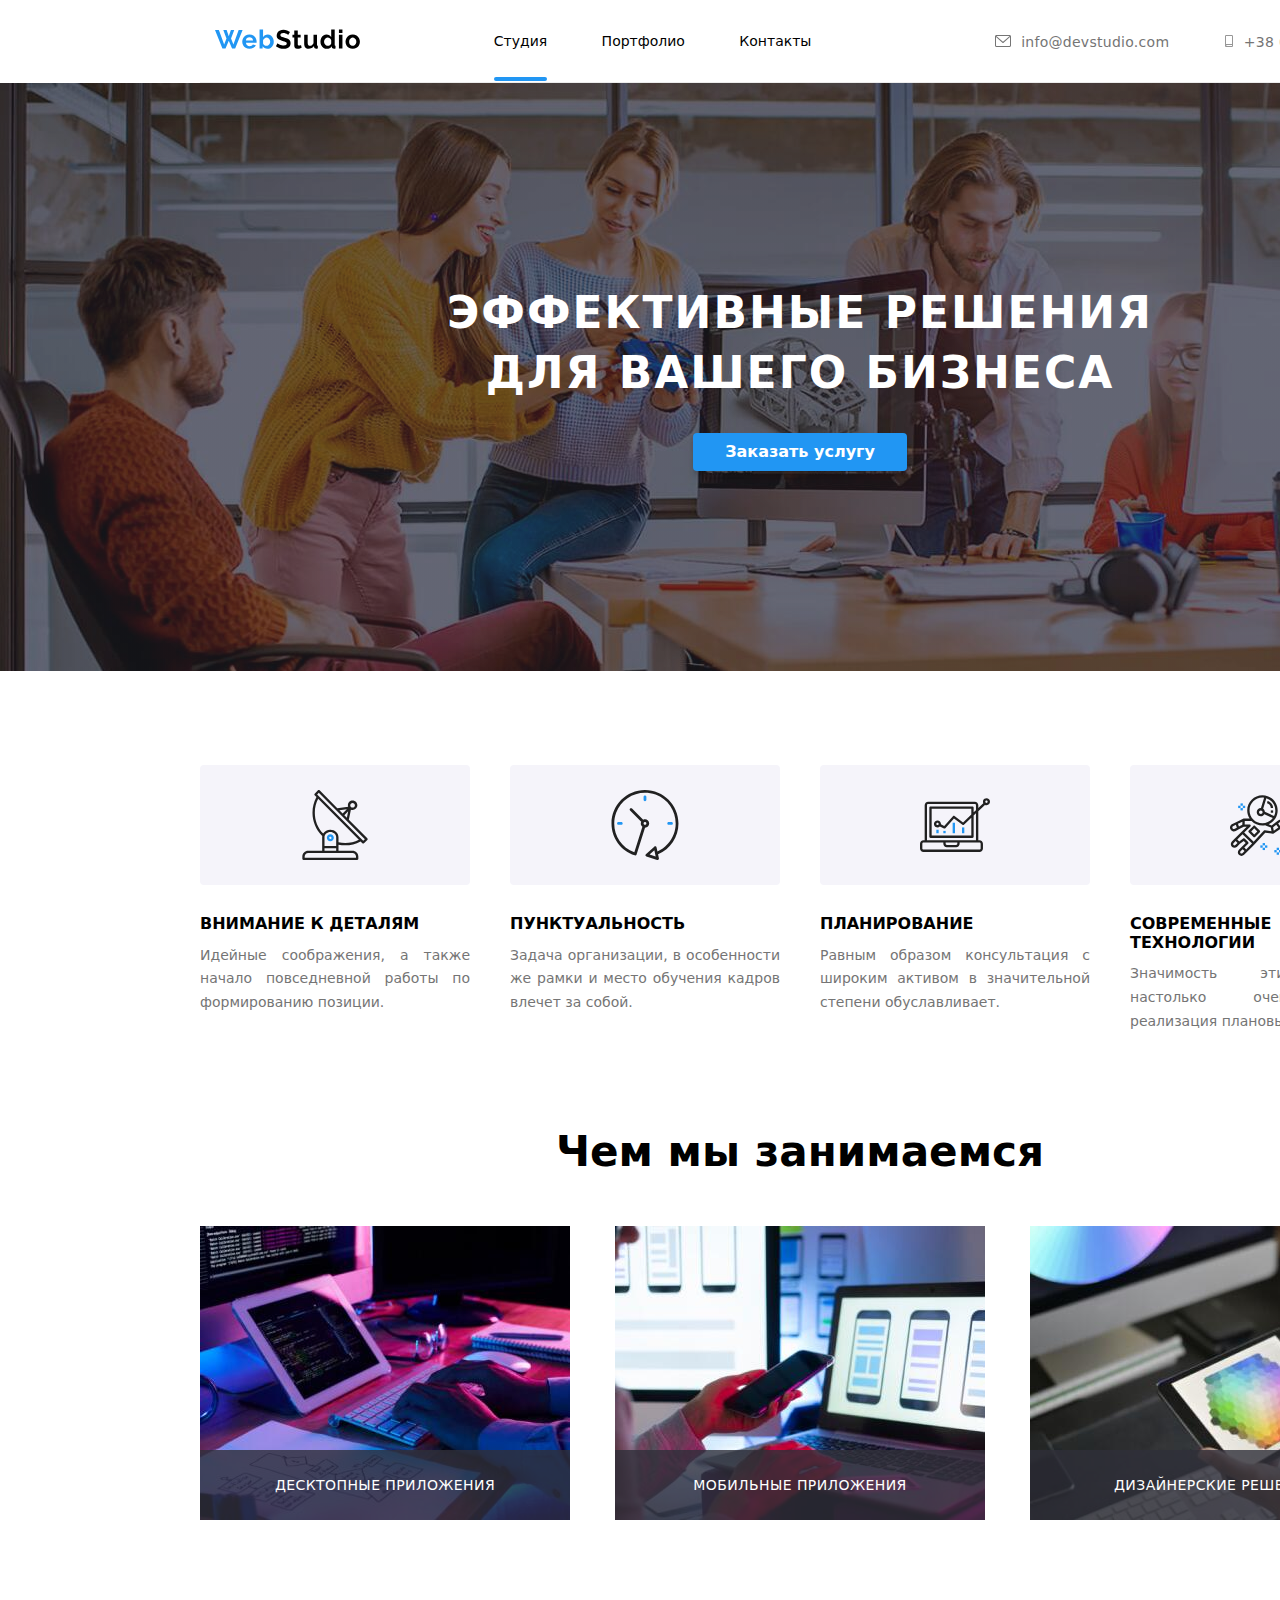
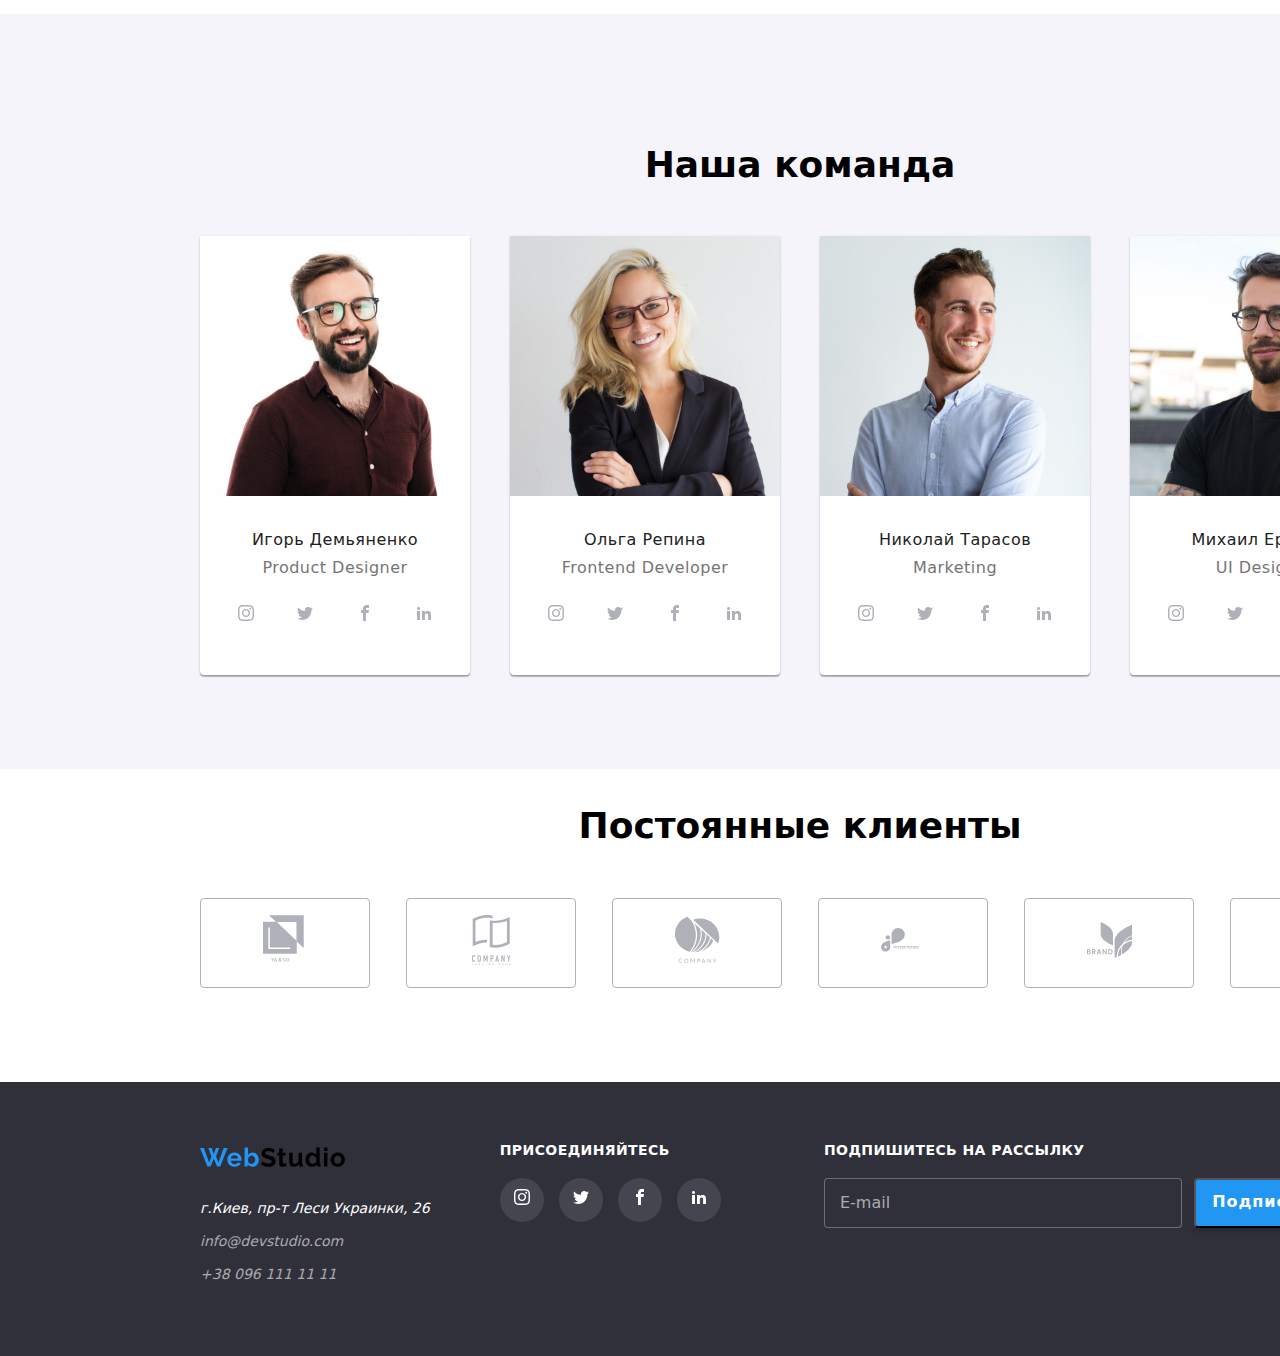
<file: index.html>
<!DOCTYPE html>
<html lang="ru">

<head>
  <meta charset="utf-8" />
  <title>WebStudio</title>
  <link rel="stylesheet"
    href="https://cdnjs.cloudflare.com/ajax/libs/modern-normalize/1.0.0/modern-normalize.min.css" />
  <link rel="stylesheet" href="./CSS/styles.css">
</head>

<body>
  <header class="header">
    <div class="header-conteiner main-width">
      <a href="index.html">
        <svg width="145" height="31">
          <use href="./Images/sprites.svg#logo"></use>
        </svg></a>
      <nav class="nav">
        <a class="nav-1" href="index.html">студия</a>
        <a href="portfolio.html">портфолио</a>
        <a href="">контакты</a>
      </nav>
      <address class="address">
        <a href="mailto:info@devstudio.com">
          <svg class="icon-envelope" width="16" height="12">
            <use href="./Images/sprites.svg#envelope"></use>
          </svg>info@devstudio.com</a>
        <a href="tel:+380961111111">
          <svg class="icon-envelope" width="10" height="12">
            <use href="./Images/sprites.svg#smartphone"></use>
          </svg>+38 096 111 11 11</a>
      </address>
    </div>
  </header>
  <main>
    <section class="hero">
      <div class="main-width">
        <h1> ЭФФЕКТИВНЫЕ РЕШЕНИЯ<br />ДЛЯ ВАШЕГО БИЗНЕСА</h1>
        <button type="button" class="button" data-modal-open>Заказать услугу</button>
      </div>
    </section>
    <section class="futures">
      <div class="futures-conteiner main-width">
        <h2>Особенности</h2>
        <ul class="f-conteiner">
          <li>
            <div class="icon-futures">
              <svg class="icon-f" width="70" height="70">
                <use href="./Images/sprites.svg#icon-antenna"></use>
              </svg>
            </div>
            <p>Внимание к деталям</p> <span>Идейные соображения, а также начало повседневной работы по формированию
              позиции.</span>
          </li>
          <li>
            <div class="icon-futures">
              <svg class="icon-f" width="70" height="70">
                <use href="./Images/sprites.svg#icon-clock"></use>
              </svg>
            </div>
            <p>Пунктуальность</p><span>Задача организации, в особенности же рамки
              и место обучения кадров влечет за собой.</span>
          </li>
          <li>
            <div class="icon-futures">
              <svg class="icon-f" width="70" height="70">
                <use href="./Images/sprites.svg#icon-diagram"></use>
              </svg>
            </div>
            <p>Планирование</p><span>Равным образом консультация с широким активом
              в значительной степени обуславливает.</span>
          </li>
          <li>
            <div class="icon-futures">
              <svg class="icon-f" width="70" height="70">
                <use href="./Images/sprites.svg#icon-astronaut"></use>
              </svg>
            </div>
            <p>Современные технологии</p><span>Значимость этих проблем настолько
              очевидна, что реализация плановых заданий.</span>
          </li>
        </ul>
      </div>
      <div class="what-we-do main-width">
        <h3>Чем мы занимаемся</h3>
        <ul class="w-container">
          <li>
            <img src="./Images/future-1.jpg" alt="Работы за компьютером" />
            <div class="img-footer">десктопные приложения</div>
          </li>
          <li>
            <img src="./Images/future-2.jpg" alt="Телефон в руках на фоне компьютера" />
            <div class="img-footer">мобильные приложения</div>
          </li>
          <li>
            <img src="./Images/future-3.jpg" alt="Цветовая палитра на планшете" />
            <div class="img-footer">дизайнерские решения</div>
          </li>
        </ul>
      </div>
    </section>
    <section class="team">
      <div class="team-conteiner main-width">
        <h3>Наша команда</h3>
        <ul class="t-container">
          <li>
            <figure>
              <img src="./Images/product.jpg" alt="Игорь Демьяненко" width="270" height="260" />
              <figcaption>
                <p>Игорь Демьяненко</p>Product Designer
                <span class="icon-social">
                  <button>
                    <svg width="16" height="16">
                      <use href="./Images/sprites.svg#icon-instagram"></use>
                    </svg>
                  </button>
                  <button>
                    <svg width="16" height="16">
                      <use href="./Images/sprites.svg#icon-twitter"></use>
                    </svg>
                  </button>
                  <button>
                    <svg width="16" height="16">
                      <use href="./Images/sprites.svg#icon-facebook"></use>
                    </svg>
                  </button>
                  <button>
                    <svg width="16" height="16">
                      <use href="./Images/sprites.svg#icon-linkedin"></use>
                    </svg>
                  </button>
                </span>
              </figcaption>
            </figure>
          </li>
          <li>
            <figure>
              <img src="./Images/frontend.jpg" alt="Ольга Репина" width="270" height="260" />
              <figcaption>
                <p>Ольга Репина</p>Frontend Developer
                <span class="icon-social">
                  <button>
                    <svg width="16" height="16">
                      <use href="./Images/sprites.svg#icon-instagram"></use>
                    </svg>
                  </button>
                  <button>
                    <svg width="16" height="16">
                      <use href="./Images/sprites.svg#icon-twitter"></use>
                    </svg>
                  </button>
                  <button>
                    <svg width="16" height="16">
                      <use href="./Images/sprites.svg#icon-facebook"></use>
                    </svg>
                  </button>
                  <button>
                    <svg width="16" height="16">
                      <use href="./Images/sprites.svg#icon-linkedin"></use>
                    </svg>
                  </button>
                </span>
              </figcaption>
            </figure>
          </li>
          <li>
            <figure>
              <img src="./Images/Marketing.jpg" alt="Николай Тарасов" width="270" height="260" />
              <figcaption>
                <p>Николай Тарасов</p>Marketing
                <span class="icon-social">
                  <button>
                    <svg width="16" height="16">
                      <use href="./Images/sprites.svg#icon-instagram"></use>
                    </svg>
                  </button>
                  <button>
                    <svg width="16" height="16">
                      <use href="./Images/sprites.svg#icon-twitter"></use>
                    </svg>
                  </button>
                  <button>
                    <svg width="16" height="16">
                      <use href="./Images/sprites.svg#icon-facebook"></use>
                    </svg>
                  </button>
                  <button>
                    <svg width="16" height="16">
                      <use href="./Images/sprites.svg#icon-linkedin"></use>
                    </svg>
                  </button>
                </span>
              </figcaption>
            </figure>
          </li>
          <li>
            <figure>
              <img src="./Images/UI.jpg" alt="Михаил Ермаков" width="270" height="260" />
              <figcaption>
                <p>Михаил Ермаков</p>UI Designer
                <span class="icon-social">
                  <button>
                    <svg width="16" height="16">
                      <use href="./Images/sprites.svg#icon-instagram"></use>
                    </svg>
                  </button>
                  <button>
                    <svg width="16" height="16">
                      <use href="./Images/sprites.svg#icon-twitter"></use>
                    </svg>
                  </button>
                  <button>
                    <svg width="16" height="16">
                      <use href="./Images/sprites.svg#icon-facebook"></use>
                    </svg>
                  </button>
                  <button>
                    <svg width="16" height="16">
                      <use href="./Images/sprites.svg#icon-linkedin"></use>
                    </svg>
                  </button>
                </span>
              </figcaption>
            </figure>
          </li>
        </ul>
      </div>
    </section>
    <section class="regular-customers">
      <div class="r-customer main-width">
        <h3>Постоянные клиенты</h3>
        <ul class="r-container">
          <li>
            <button>
              <svg width="45" height="50">
                <use href="./Images/sprites.svg#icon-client-1"></use>
              </svg>
            </button>
          </li>
          <li>
            <button>
              <svg width="45" height="50">
                <use href="./Images/sprites.svg#icon-client-2"></use>
              </svg>
            </button>
          </li>
          <li>
            <button>
              <svg width="45" height="50">
                <use href="./Images/sprites.svg#icon-client-3"></use>
              </svg>
            </button>
          </li>
          <li>
            <button>
              <svg width="45" height="50">
                <use href="./Images/sprites.svg#icon-client-4"></use>
              </svg>
            </button>
          </li>
          <li>
            <button>
              <svg width="45" height="50">
                <use href="./Images/sprites.svg#icon-client-5"></use>
              </svg>
            </button>
          </li>
          <li>
            <button>
              <svg width="45" height="50">
                <use href="./Images/sprites.svg#icon-client-6"></use>
              </svg>
            </button>
          </li>
        </ul>
      </div>
    </section>
  </main>
  <footer class="footer">
    <div class="footer-conteiner main-width">
      <ul>
        <li>
          <a href="index.html"><svg class="footer-loggo" width="145" height="31">
              <use href="./Images/sprites.svg#logo"></use>
            </svg>
          </a>
          <address class="footer-address">
            <span>г.Киев, пр-т Леси Украинки, 26 </span> <br>
            <a href="mailto:info@devstudio.com">info@devstudio.com</a> <br>
            <a href="tel:+380961111111">+38 096 111 11 11</a>
          </address>
        </li>
        <li>
          <p>присоединяйтесь</p>
          <span class="icon-social-address">
            <button>
              <svg width="16" height="16">
                <use href="./Images/sprites.svg#icon-instagram"></use>
              </svg>
            </button>
            <button>
              <svg width="16" height="16">
                <use href="./Images/sprites.svg#icon-twitter"></use>
              </svg>
            </button>
            <button>
              <svg width="16" height="16">
                <use href="./Images/sprites.svg#icon-facebook"></use>
              </svg>
            </button>
            <button>
              <svg width="16" height="16">
                <use href="./Images/sprites.svg#icon-linkedin"></use>
              </svg>
            </button>
          </span>
        </li>
        <li>
          <form class="subscription">
            <label for="mail">
              <p>подпишитесь на рассылку</p>
            </label>
            <div>
              <input type="email" name="email" id="mail" placeholder="E-mail">
              <button type="button">Подписаться
                <!-- <svg width="24" height="24">
                <use href="./Images/sprites.svg#icon-send"></use>
              </svg> -->
              </button>
            </div>
          </form>
        </li>
      </ul>
    </div>
  </footer>
  <div class="backdrop is-hidden" data-modal>
    <form class="modal">
      <button type="button" data-modal-close class="modal-close">
        <svg width="30" height="30">
          <use href="./Images/sprites.svg#icon-cross"></use>
        </svg>
      </button>
      <div class="modal-content">
        <div class="modal-header">
          Оставьте свои данные, мы вам перезвоним</div>

        <label class="modal-field">
          <span class="modal-label">Имя</span>
          <input type="name" name="name" id="name">
          <span class="modal-icon"><svg width="18" height="18">
              <use href="./Images/sprites.svg#person"></use>
            </svg></span>
        </label>

        <label class="modal-field">
          <span class="modal-label">Телефон</span>
          <input type="tel" name="tel" id="tel">
          <span class="modal-icon"><svg width="18" height="18">
              <use href="./Images/sprites.svg#phone"></use>
            </svg></span></label>
        <label class="modal-field">
          <span class="modal-label">Почта</span>
          <input type="email" name="email" id="email">
          <span class="modal-icon"><svg width="18" height="18">
              <use href="./Images/sprites.svg#mail"></use>
            </svg></span>
        </label>


        <label class="modal-field">
          <span class="modal-label">Комментарий</span>
          <textarea name="comment" id="comment" placeholder="Введите текст"></textarea>
        </label>

        <label class="modal-accept">
          <input class="modal-checkbox" type="checkbox" name="accept"><span class="accept-icon"></span>
          Соглашаюсь с рассылкой и
          принимаю <a href="http://"> Условия договора</a></label>

        <input type="submit" value="Отправить" class="modal-submit">
      </div>
    </form>
  </div>
  <script src="./js/modal.js"></script>
</body>

</html>
</file>
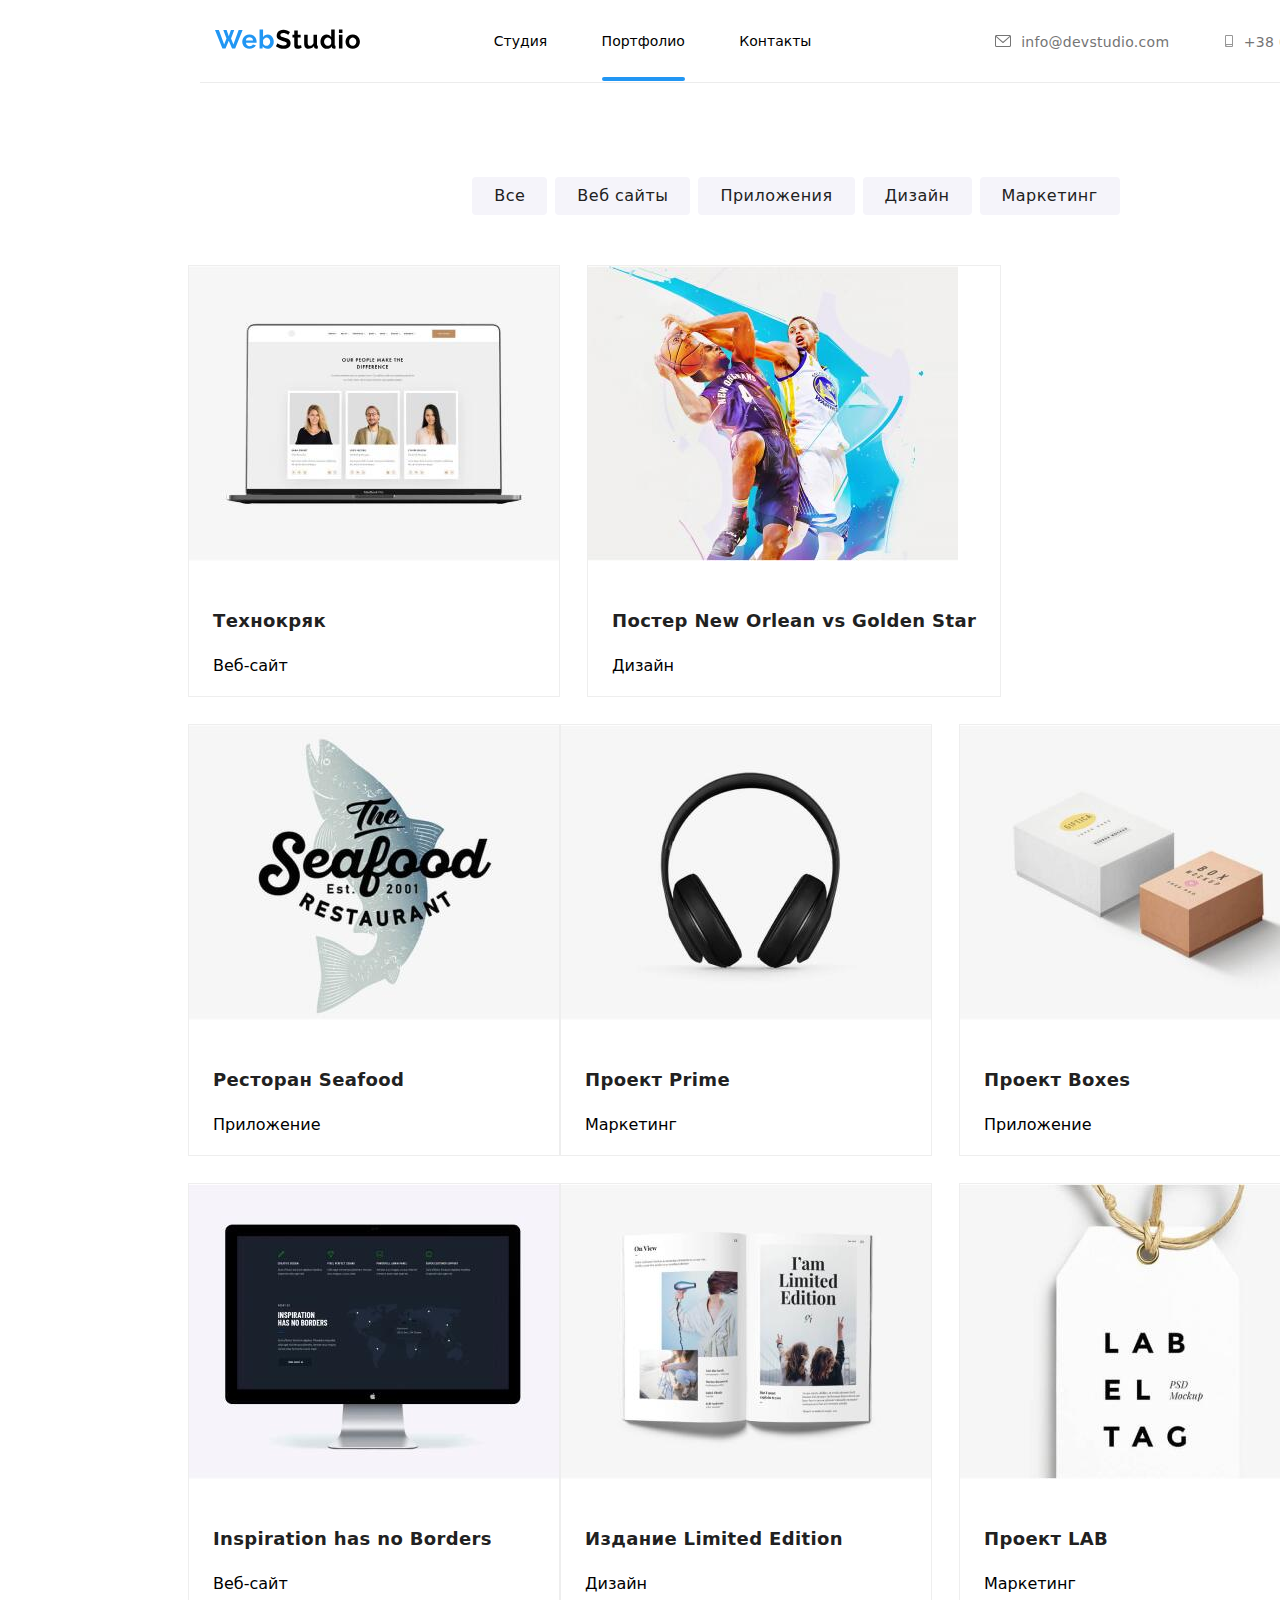
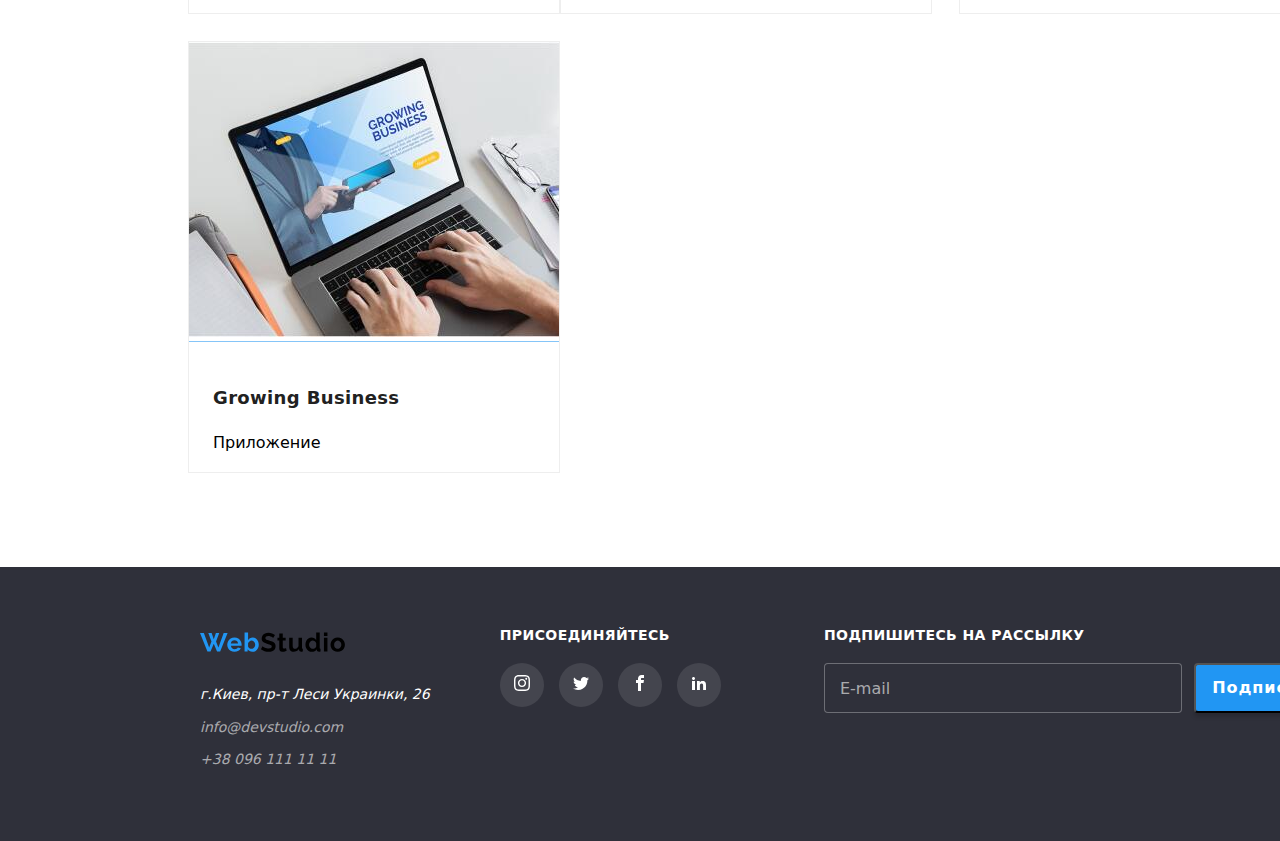
<file: portfolio.html>
<!DOCTYPE html>
<html lang="ru">

<head>
    <meta charset="utf-8" />
    <title>WebStudio</title>
    <link rel="stylesheet"
        href="https://cdnjs.cloudflare.com/ajax/libs/modern-normalize/1.0.0/modern-normalize.min.css" />
    <link rel="stylesheet" href="./CSS/styles.css" />
</head>

<body>
    <header class="header">
        <div class="header-conteiner main-width">
            <a href="index.html">
                <svg width="145" height="31">
                    <use href="./Images/sprites.svg#logo"></use>
                </svg></a>
            <nav class="nav">
                <a href="index.html">студия</a>
                <a class="nav-1" href="portfolio.html">портфолио</a>
                <a href="">контакты</a>
            </nav>
            <address class="address">
                <a href="mailto:info@devstudio.com">
                    <svg class="icon-envelope" width="16" height="12">
                        <use href="./Images/sprites.svg#envelope"></use>
                    </svg>info@devstudio.com</a>
                <a href="tel:+380961111111">
                    <svg class="icon-envelope" width="10" height="12">
                        <use href="./Images/sprites.svg#smartphone"></use>
                    </svg>+38 096 111 11 11</a>
            </address>
        </div>
    </header>
    <section>
        <div class="portfolio-conteiner main-width">
            <ul class="filter">
                <li>
                    <button class="all">Все</button>
                </li>
                <li>
                    <button class="web">Веб сайты</button>
                </li>
                <li>
                    <button class="app">Приложения</button>
                </li>
                <li>
                    <button class="design">Дизайн</button>
                </li>
                <li>
                    <button class="marketing">Маркетинг</button>
                </li>
            </ul>
            <ul class="portfolio">
                <li>
                    <figure>
                        <div class="portfolio-img">
                            <div class="copleted-work">Технокряк это современная площадка распространения коронавируса.
                                Компании используют эту платформу для цифрового
                                шпионажа и атак на защищённые сервера конкурентов.</div>
                            <img src="./Images/technoCrak.jpg" alt="Технокряк" width="370" />
                        </div>
                        <figcaption>
                            <p>Технокряк</p>
                            Веб-сайт
                        </figcaption>
                    </figure>
                </li>
                <li>
                    <figure>
                        <div class="portfolio-img">
                            <div class="copleted-work">New Orlean vs Golden Star - игра на выживание</div>
                            <img src="./Images/newOrlean.jpg" alt="Постер" width="370" />
                        </div>

                        <figcaption>
                            <p>Постер New Orlean vs Golden Star</p>
                            Дизайн
                        </figcaption>
                    </figure>
                </li>
                <li>
                    <figure>
                        <div class="portfolio-img">
                            <div class="copleted-work">Ресторан Seafood - мы готовим, Вы смотрите.</div>
                            <img src="./Images/seafood.jpg" alt="Ресторан" width="370" />
                        </div>

                        <figcaption>
                            <p>Ресторан Seafood</p>
                            Приложение
                        </figcaption>
                    </figure>
                </li>
                <li>
                    <figure>
                        <div class="portfolio-img">
                            <div class="copleted-work">Проект Prime - правда, которую Вы хотели услышать.</div>
                            <img src="./Images/prime.jpg" alt="Prime" width="370" />
                        </div>

                        <figcaption>
                            <p>Проект Prime</p>
                            Маркетинг
                        </figcaption>
                    </figure>
                </li>
                <li>
                    <figure>
                        <div class="portfolio-img">
                            <div class="copleted-work">Проект Boxes: наши коробочки - Ваши тайны.</div>
                            <img src="./Images/boxes.jpg" alt="Boxes" width="370" />
                        </div>

                        <figcaption>
                            <p>Проект Boxes</p>
                            Приложение
                        </figcaption>
                    </figure>
                </li>
                <li>
                    <figure>
                        <div class="portfolio-img">
                            <div class="copleted-work">Inspiration has no Borders - найдём все, когда у вас творческий
                                кризис.</div>
                            <img src="./Images/noBorders.jpg" alt="Inspiration" width="370" />
                        </div>

                        <figcaption>
                            <p>Inspiration has no Borders</p>
                            Веб-сайт
                        </figcaption>
                    </figure>
                </li>
                <li>
                    <figure>
                        <div class="portfolio-img">
                            <div class="copleted-work">Издание Limited Edition - только для Вас и ещё вон того чувака.
                            </div>
                            <img src="./Images/limitedEdition.jpg" alt="Limited" width="370" />
                        </div>

                        <figcaption>
                            <p>Издание Limited Edition</p>
                            Дизайн
                        </figcaption>
                    </figure>
                </li>
                <li>
                    <figure>
                        <div class="portfolio-img">
                            <div class="copleted-work"><img src="./Images/the-x-files.jpg" alt="Lab" width="320" />
                            </div>
                            <img src="./Images/lab.jpg" alt="Lab" width="370" />
                        </div>
                        <figcaption>
                            <p>Проект LAB</p>
                            Маркетинг
                        </figcaption>
                    </figure>
                </li>
                <li>
                    <figure>
                        <div class="portfolio-img">
                            <div class="copleted-work">У Нас самые лучшие дрожжи!!!
                            </div>
                            <img src="./Images/growingUp.jpg" alt="Growing" width="370" />
                        </div>

                        <figcaption>
                            <p>Growing Business</p>
                            Приложение
                        </figcaption>
                    </figure>
                </li>
            </ul>
        </div>
        <footer class="footer">
            <div class="footer-conteiner main-width">
                <ul>
                    <li><a href="index.html"><svg width="145" height="31">
                                <use href="./Images/sprites.svg#logo"></use>
                            </svg>
                        </a>
                        <address class="footer-address">
                            <span>г.Киев, пр-т Леси Украинки, 26 </span> <br>
                            <a href="mailto:info@devstudio.com">info@devstudio.com</a> <br>
                            <a href="tel:+380961111111">+38 096 111 11 11</a>
                        </address>
                    </li>
                    <li>
                        <p>присоединяйтесь</p>
                        <span class="icon-social-address">
                            <button>
                                <svg width="16" height="16">
                                    <use href="./Images/sprites.svg#icon-instagram"></use>
                                </svg>
                            </button>
                            <button>
                                <svg width="16" height="16">
                                    <use href="./Images/sprites.svg#icon-twitter"></use>
                                </svg>
                            </button>
                            <button>
                                <svg width="16" height="16">
                                    <use href="./Images/sprites.svg#icon-facebook"></use>
                                </svg>
                            </button>
                            <button>
                                <svg width="16" height="16">
                                    <use href="./Images/sprites.svg#icon-linkedin"></use>
                                </svg>
                            </button>
                        </span>
                    </li>
                    <li>
                        <form class="subscription">
                            <label for="mail">
                                <p>подпишитесь на рассылку</p>
                            </label>
                            <div>
                                <input type="email" name="email" id="mail" placeholder="E-mail">
                                <button type="button">Подписаться
                                    <!-- <svg width="24" height="24">
                                                <use href="./Images/sprites.svg#icon-send"></use>
                                            </svg> -->
                                </button>
                            </div>
                        </form>
                    </li>
                </ul>
            </div>
        </footer>
    </section>
</body>

</html>
</file>
<file: CSS/styles.css>
:root {
  --background-color-one: #f5f4fa;
  --background-color-two: #2f303a;
  --color-hover: #2196f3;
  --color-main-text: #212121;
  --color-contrast-text: #ffffff;
  --color-address-text: #757575;
  --color-future-background: #f5f4fa;
  --color-social-bcg: #afb1b8;
  --color-addr-social-bcg: rgba(255, 255, 255, 0.1);
  --color-border-input: rgba(255, 255, 255, 0.3);
  --color-line: #ececec;
  --color-img-footer: rgba(47, 48, 58, 0.8);
  --ttf: cubic-bezier(0.4, 0, 0.2, 1);
  --color-description: rgba(33, 150, 243, 0.9);
  --color-backdrop: rgba(0, 0, 0, 0.2);
}
html {
  font-family: "Roboto", sans-serif;
  width: 1600px;
  margin: 0 auto;
}

a {
  text-decoration: none;
}

.header {
  position: relative;
  font-size: 14px;
}

.header-conteiner {
  display: flex;
  justify-content: space-between;
  align-items: center;
  padding: 24px 15px;
  border-bottom: 1px solid var(--color-line);
}

.main-width {
  margin-left: auto;
  margin-right: auto;
  width: 1200px;
}

.nav {
  font-weight: 500;
  font-size: 14px;
}
.nav a {
  position: relative;
  color: black;
  margin-right: 50px;
  text-transform: capitalize;

  transition: color 250ms var(--ttf);
}

.nav a:hover,
.nav a:focus {
  color: var(--color-hover);
}

.nav-1::before {
  position: absolute;
  content: "";
  width: 100%;
  height: 4px;
  background-color: var(--color-hover);
  border-radius: 2px;
  transform: translateY(44px);
  /* transition: background-color 250ms var(--ttf); */
}

.address a {
  font-weight: 500;
  font-style: normal;
  font-size: 14px;
  line-height: 16px;
  letter-spacing: 0.02em;
  color: var(--color-address-text);
  fill: currentColor;
  vertical-align: middle;
  /* outline: 1px solid red; */

  transition-property: color, fill;
  transition-delay: 250ms;
  transition-timing-function: cubic-bezier(0.4, 0, 0.2, 1);
}

.address a:last-child {
  margin-left: 50px;
}

.address a:hover,
.address a:focus {
  color: var(--color-hover);
  fill: var(--color-hover);
}

.icon-envelope {
  margin-right: 10px;
}

.hero {
  background-image: linear-gradient(
      to right,
      rgba(47, 48, 58, 0.4),
      rgba(47, 48, 58, 0.4)
    ),
    url(../Images/header-bcg.jpg);
  padding-left: auto;
  padding-right: auto;
}

.hero h1 {
  font-size: 44px;
  line-height: 1.36;
  text-transform: uppercase;
  color: var(--color-contrast-text);
  font-weight: 900;
  font-style: normal;
  margin: 0;
  margin-bottom: 30px;
  letter-spacing: 2px;
}

.hero div {
  text-align: center;
  padding: 200px;
  margin-left: auto;
  margin-right: auto;
}

.button {
  border: none;
  background-color: var(--color-hover);
  font-size: 16px;
  font-weight: bold;
  border-radius: 4px;
  color: var(--color-contrast-text);
  padding: 10px 32px;
  box-shadow: 0px 4px 4px rgba(0, 0, 0, 0.15);
}

.button:hover {
  cursor: pointer;
}

ul {
  margin: 0;
  padding: 0;
  list-style-type: none;
}

h2 {
  display: none;
}

.futures {
  padding: 94px 15px;
}

.futures-conteiner {
  margin-bottom: 94px;
}

.futures-conteiner p {
  margin: 0;
  margin-bottom: 10px;
}

.futures-conteiner li {
  width: 270px;
  text-align: justify;
}

.futures-conteiner span {
  color: var(--color-address-text);
  font-size: 14px;
  line-height: 1.71;
  letter-spacing: 0.03 em;
}

.f-conteiner {
  display: flex;
  justify-content: space-between;
  flex-basis: calc(100% / 4);
}

.futures li {
  margin: 0;
  /* width: 270px; */
}

.futures p {
  font-weight: 700;
  text-transform: uppercase;
}

.icon-futures {
  margin: 0px;
  margin-bottom: 30px;
  height: 120px;
  border-radius: 4px;
  background-color: var(--color-future-background);
  text-align: center;
}

.icon-f {
  margin-top: 25px;
}

.what-we-do {
  height: 100%;
  text-align: center;
  font-size: 36px;
}

.what-we-do h3 {
  margin: 0;
  margin-bottom: 50px;
}

.w-container {
  height: 294px;
  display: flex;
  justify-content: space-between;
}

.w-container li {
  height: 100%;
  position: relative;
}

.img-footer {
  /* display: inline-block; */
  /* outline: 3px solid orange; */
  position: absolute;
  min-height: 70px;
  width: 100%;
  top: 100%;
  left: 0;
  padding-top: 27px;
  transform: translate(0, -100%);
  color: var(--color-contrast-text);
  font-size: 14px;
  vertical-align: middle;
  text-transform: uppercase;
  letter-spacing: 0.03em;
  background-color: var(--color-img-footer);
}

.team {
  padding: 94px 15px;
  background-color: var(--background-color-one);
}

.t-container {
  display: flex;
  justify-content: space-between;
}

.t-container > li {
  flex-direction: column;
  display: flex;
}

.team figure {
  flex-grow: 1;
  width: 270px;
  margin: 0;
  background-color: var(--color-contrast-text);
  border-radius: 0px 0px 4px 4px;
  box-shadow: 0px 1px 3px rgba(0, 0, 0, 0.12), 0px 1px 1px rgba(0, 0, 0, 0.14),
    0px 2px 1px rgba(0, 0, 0, 0.2);
}

.team figcaption {
  letter-spacing: 0.03em;
  text-align: center;
  padding-top: 30px;
  color: var(--color-address-text);
}

.team h3 {
  margin-bottom: 50px;
  text-align: center;
  font-size: 36px;
  line-height: 1.17;
}

.team p {
  margin: 0;
  font-size: 16px;
  font-weight: 500;
  margin-bottom: 10px;
  color: var(--color-main-text);
}

.icon-social {
  display: inline-block;
}

.icon-social button {
  /* outline: 1px solid rebeccapurple; */
  border: none;
  padding: 0px;
  margin: 0px;
  margin-right: 10px;
  margin-top: 16px;
  margin-bottom: 38px;
  width: 44px;
  height: 44px;
  border-radius: 50%;
  background-color: var(--color-contrast-text);
  fill: var(--color-social-bcg);

  transition: background-color 250ms var(--ttf), fill 250ms var(--ttf);
}

.icon-social button:last-child {
  margin-right: 0px;
}

.icon-social button:hover,
.icon-social button:focus {
  cursor: pointer;
  background-color: var(--color-hover);
  fill: var(--color-contrast-text);
}

.regular-customers h3 {
  margin-bottom: 50px;
  text-align: center;
  font-size: 36px;
  line-height: 1.17;
}

.r-container {
  display: flex;
  justify-content: space-between;
}

.r-customer {
  margin-bottom: 94px;
}

.r-container button {
  margin: 0px;
  padding: 0px;
  width: 170px;
  height: 90px;
  border: 1px solid var(--color-social-bcg);
  box-sizing: border-box;
  border-radius: 4px;
  background-color: var(--color-contrast-text);
  fill: var(--color-social-bcg);

  transition: border 250ms var(--ttf), fill 250ms var(--ttf);
}

.r-container button:hover,
.r-container button:focus {
  cursor: pointer;
  fill: var(--color-hover);
  border: 1px solid var(--color-hover);
}
.filter {
  display: flex;
  justify-content: center;
  margin-bottom: 50px;
}

.filter button {
  background-color: var(--background-color-one);
  color: var(--color-main-text);
  border-radius: 4px;
  border-style: none;
  font-size: 16px;
  font-weight: 500;
  line-height: 26px;
  letter-spacing: 0.03em;
  margin-right: 8px;
}

.filter:last-child {
  margin: 0;
}

.filter button {
  background-color: var(--background-color-one);
  padding: 6px 22px;
  border-radius: 4px;

  transition: background-color 250ms var(--ttf), color 250ms var(--ttf),
    box-shadow 250ms var(--ttf);
}

.filter button:hover,
.filter button:focus {
  cursor: pointer;
  color: var(--color-contrast-text);
  background-color: var(--color-hover);
  box-shadow: 0px 3px 1px rgba(0, 0, 0, 0.1), 0px 1px 2px rgba(0, 0, 0, 0.08),
    0px 2px 2px rgba(0, 0, 0, 0.12);
}

.portfolio-conteiner {
  padding: 94px 15px;
}

.portfolio {
  display: flex;
  flex-wrap: wrap;
  margin-left: -27px;
  margin-bottom: -27px;
}
.portfolio figure {
  padding: 0px;
  margin: 0px;
  min-width: 370px;
  border: 1px solid #eeeeee;
  transition: border 250ms var(--ttf), box-shadow 250ms var(--ttf);
}

.portfolio figure:hover,
.portfolio figure:focus {
  cursor: pointer;
  border: 1px solid #eeeeee;
  box-shadow: 0px 1px 1px rgba(0, 0, 0, 0.12), 0px 4px 4px rgba(0, 0, 0, 0.06),
    1px 4px 6px rgba(0, 0, 0, 0.16);
}

.portfolio figure:hover .copleted-work {
  transform: translateY(0);
}

.portfolio-img {
  overflow: hidden;
  position: relative;
}

.copleted-work {
  /* outline: 1px solid orange; */
  position: absolute;
  display: inline-block;
  width: 100%;
  height: 100%;

  font-size: 18px;
  line-height: 28px;
  letter-spacing: 0.03em;
  color: var(--color-contrast-text);
  padding: 63px 24px;

  background-color: var(--color-description);
  transform: translateY(100%);
  transition: transform 250ms var(--ttf);
}

.portfolio figcaption {
  text-align: left;
  margin: 0;
  padding: 20px 24px;
}

.portfolio figcaption > p {
  color: var(--color-main-text);
  font-weight: bold;
  font-size: 18px;
  line-height: 2;
  letter-spacing: 0.02em;
}

.portfolio > li {
  display: flex;
  flex-direction: column;
  margin-right: 27px;
  margin-bottom: 27px;
  flex-basis: calc(100% / 3-27px);
}

.portfolio > li:nth-child(3n + 3) {
  margin-right: 0px;
}

.description {
  background-color: var(--color-description);
  position: absolute;
  width: 100%;
  height: 100%;

  transition: transform 250ms var(--ttf);
}

footer {
  padding: 60px 15px;
  background-color: var(--background-color-two);
}

.footer-conteiner ul {
  display: inline-flex;
}

.footer-conteiner a[href="index.html"] {
  display: inline-block;
  margin-bottom: 20px;
}

.footer li:nth-child(2) {
  margin-left: 70px;
}

.footer p {
  margin: 0px;
  padding: 0px;
  font-weight: bold;
  font-size: 14px;
  text-transform: uppercase;
  letter-spacing: 0.03em;
  color: var(--color-contrast-text);
}

.footer-address {
  font-size: 14px;
  line-height: 1.71;
  color: var(--color-contrast-text);
}

.footer-address a {
  display: inline-block;
  color: rgba(255, 255, 255, 0.6);
  margin-bottom: 9px;
}

.footer-address span {
  display: inline-block;
  margin-bottom: 9px;
  transition: color 250ms var(--ttf);
}

.footer-address a:hover,
.footer-address a:focus {
  cursor: pointer;
  color: var(--color-hover);
}

.logo {
  padding-bottom: 20px;
}

.icon-social-address button {
  border: none;
  padding: 0px;
  margin: 0px;
  margin-right: 10px;
  margin-top: 20px;
  width: 44px;
  height: 44px;
  border-radius: 50%;
  background-color: var(--color-addr-social-bcg);
  fill: var(--color-contrast-text);

  transition: background-color 250ms var(--ttf);
}

.icon-social-address button:hover,
.icon-social-address button:focus {
  cursor: pointer;
  background-color: var(--color-hover);
}

.subscription {
  margin-left: 93px;
}

.subscription div {
  display: inline-flex;
  align-items: center;
  margin-top: 20px;
}

.subscription input {
  /* margin-top: 20px; */
  height: 50px;
  width: 358px;

  box-sizing: border-box;
  border-radius: 4px;
  border: 1px solid var(--color-border-input);
  background-color: var(--background-color-two);
  padding: 16px 15px;
}

.subscription input::placeholder {
  color: rgba(255, 255, 255, 0.6);
}

.subscription button {
  display: inline-flex;
  align-items: center;
  justify-content: center;
  color: var(--color-contrast-text);
  margin-left: 12px;
  width: 200px;
  height: 50px;
  background-color: var(--color-hover);
  border-radius: 4px;
  box-shadow: 0px 4px 4px rgba(0, 0, 0, 0.15);
  font-weight: bold;
  letter-spacing: 0.06em;
}

.subscription button::after {
  content: "";
  margin-left: 10px;
  background-size: contain;
  background-image: url("../Images/icon-send.png");
  width: 24px;
  height: 24px;
}

.backdrop {
  position: absolute;
  /* width: 100%; */
  height: 100%;
  top: 0;
  background-color: var(--color-backdrop);
  opacity: 1;
  transition: opacity 250ms var(--ttf);
}

.is-hidden {
  visibility: hidden;
  opacity: 0;
  pointer-events: none;
}

.modal {
  position: relative;
  opacity: 1;
  width: 528px;
  height: 581px;
  border-radius: 4px;
  box-shadow: 0px 1px 3px rgba(0, 0, 0, 0.12), 0px 1px 1px rgba(0, 0, 0, 0.14),
    0px 2px 1px rgba(0, 0, 0, 0.2);
  margin: 221px 536px 221px 536px;
  background-color: var(--color-contrast-text);
  transition: opacity 250ms var(--ttf);
}

.modal-content {
  display: flex;
  flex-direction: column;
  justify-content: center;
  color: var(--color-main-text);
}

.modal-close {
  background-color: #eeeeee;
  position: absolute;
  right: 0px;
  padding: 0;
  margin: 5px;
  width: 30px;
  height: 30px;
  border: none;
  border-radius: 50%;
}

.modal-close:hover,
.modal-close:focus {
  cursor: pointer;
  fill: var(--color-hover);
}
.modal-header {
  box-sizing: border-box;
  font-size: 20px;
  font-weight: bold;
  letter-spacing: 0.03em;
  margin: auto;
  margin-top: 40px;
  margin-bottom: 12px;
}

.modal-field {
  position: relative;
}

.modal-field input {
  margin-left: 40px;
  width: 448px;
  height: 40px;
  border-radius: 4px;
  margin-bottom: 10px;
  border: 1px solid rgba(33, 33, 33, 0.2);
  padding-left: 35px;
}

.modal-field:hover {
  cursor: pointer;
  fill: var(--color-hover);
}

.modal-field input:hover,
.modal-field input:focus {
  cursor: pointer;
  border-color: var(--color-hover);
}

.modal-field textarea:hover,
.modal-field textarea:focus {
  cursor: pointer;
  border-color: var(--color-hover);
}

.modal-label {
  font-size: 12px;
  display: inline-block;
  margin-left: 40px;
  margin-bottom: 4px;
  color: var(--color-address-text);
}

.modal-icon {
  display: inline-block;
  position: absolute;
  top: 45%;
  right: 87%;
}

.modal-field textarea {
  resize: none;
  margin-left: 40px;
  height: 120px;
  width: 448px;
  padding-left: 16px;
  padding-top: 12px;
  border: 1px solid rgba(33, 33, 33, 0.2);
  border-radius: 4px;
}

.modal-field textarea::placeholder {
  color: rgba(117, 117, 117, 0.5);
  font-size: 14px;
  letter-spacing: 0.01em;
  vertical-align: top;
}

.modal-checkbox {
  appearance: none;
}

.modal-checkbox:checked + .accept-icon {
  border-color: var(--color-hover);
  background-color: var(--color-hover);
  background-image: url("../Images/icon-check.svg");
  background-size: contain;
}

.accept-icon {
  display: inline-block;
  width: 16px;
  height: 16px;
  border: 2px solid var(--color-main-text);
  border-radius: 4px;
  margin-right: 8px;
}

.modal-accept {
  display: inline-flex;
  margin: auto;
  margin-top: 10px;
  margin-bottom: 30px;
  align-items: center;
}

.modal-accept a {
  text-decoration: underline;
  margin-left: 5px;
}

.modal-submit {
  width: 200px;
  height: 50px;
  color: var(--color-contrast-text);
  letter-spacing: 0.06em;
  line-height: 30px;
  font-weight: bold;
  margin: auto;
  box-shadow: 0px 4px 4px rgba(0, 0, 0, 0.15);
  border-radius: 4px;
  background-color: var(--color-hover);
}
</file>
